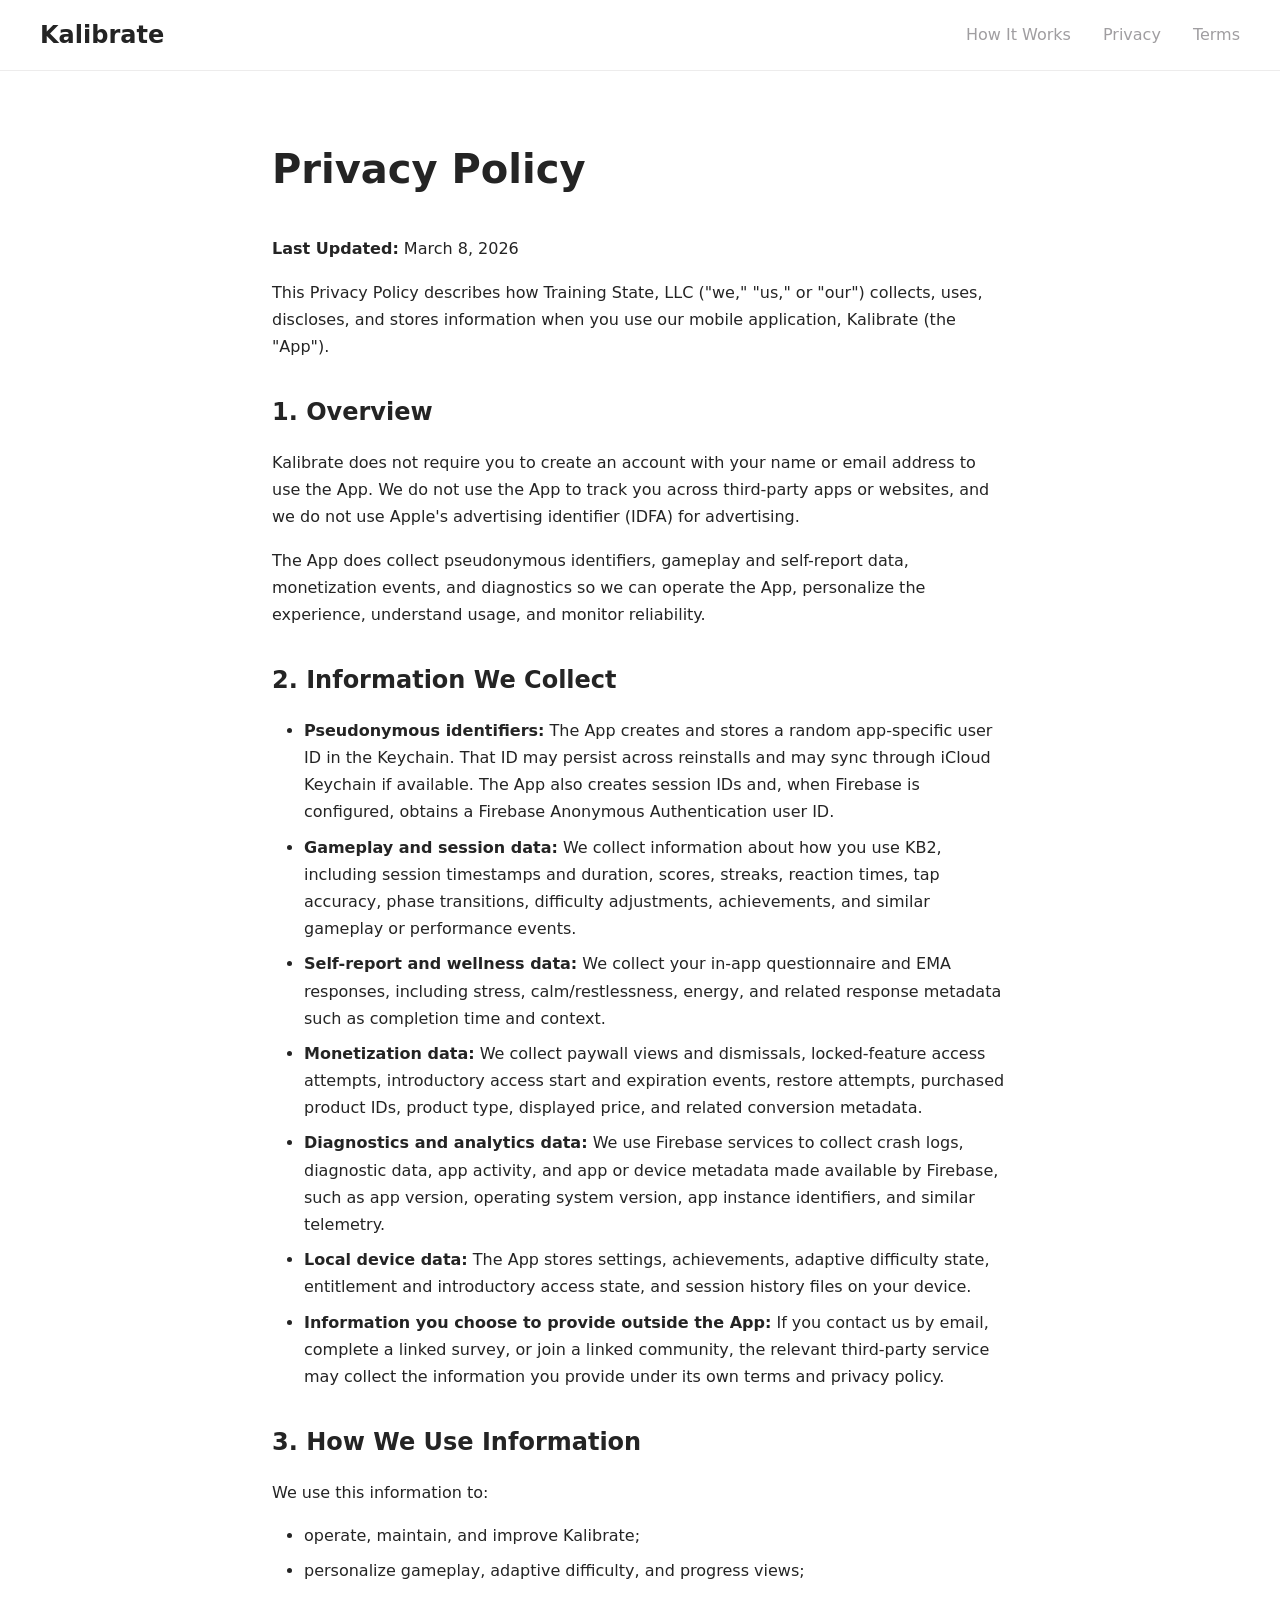
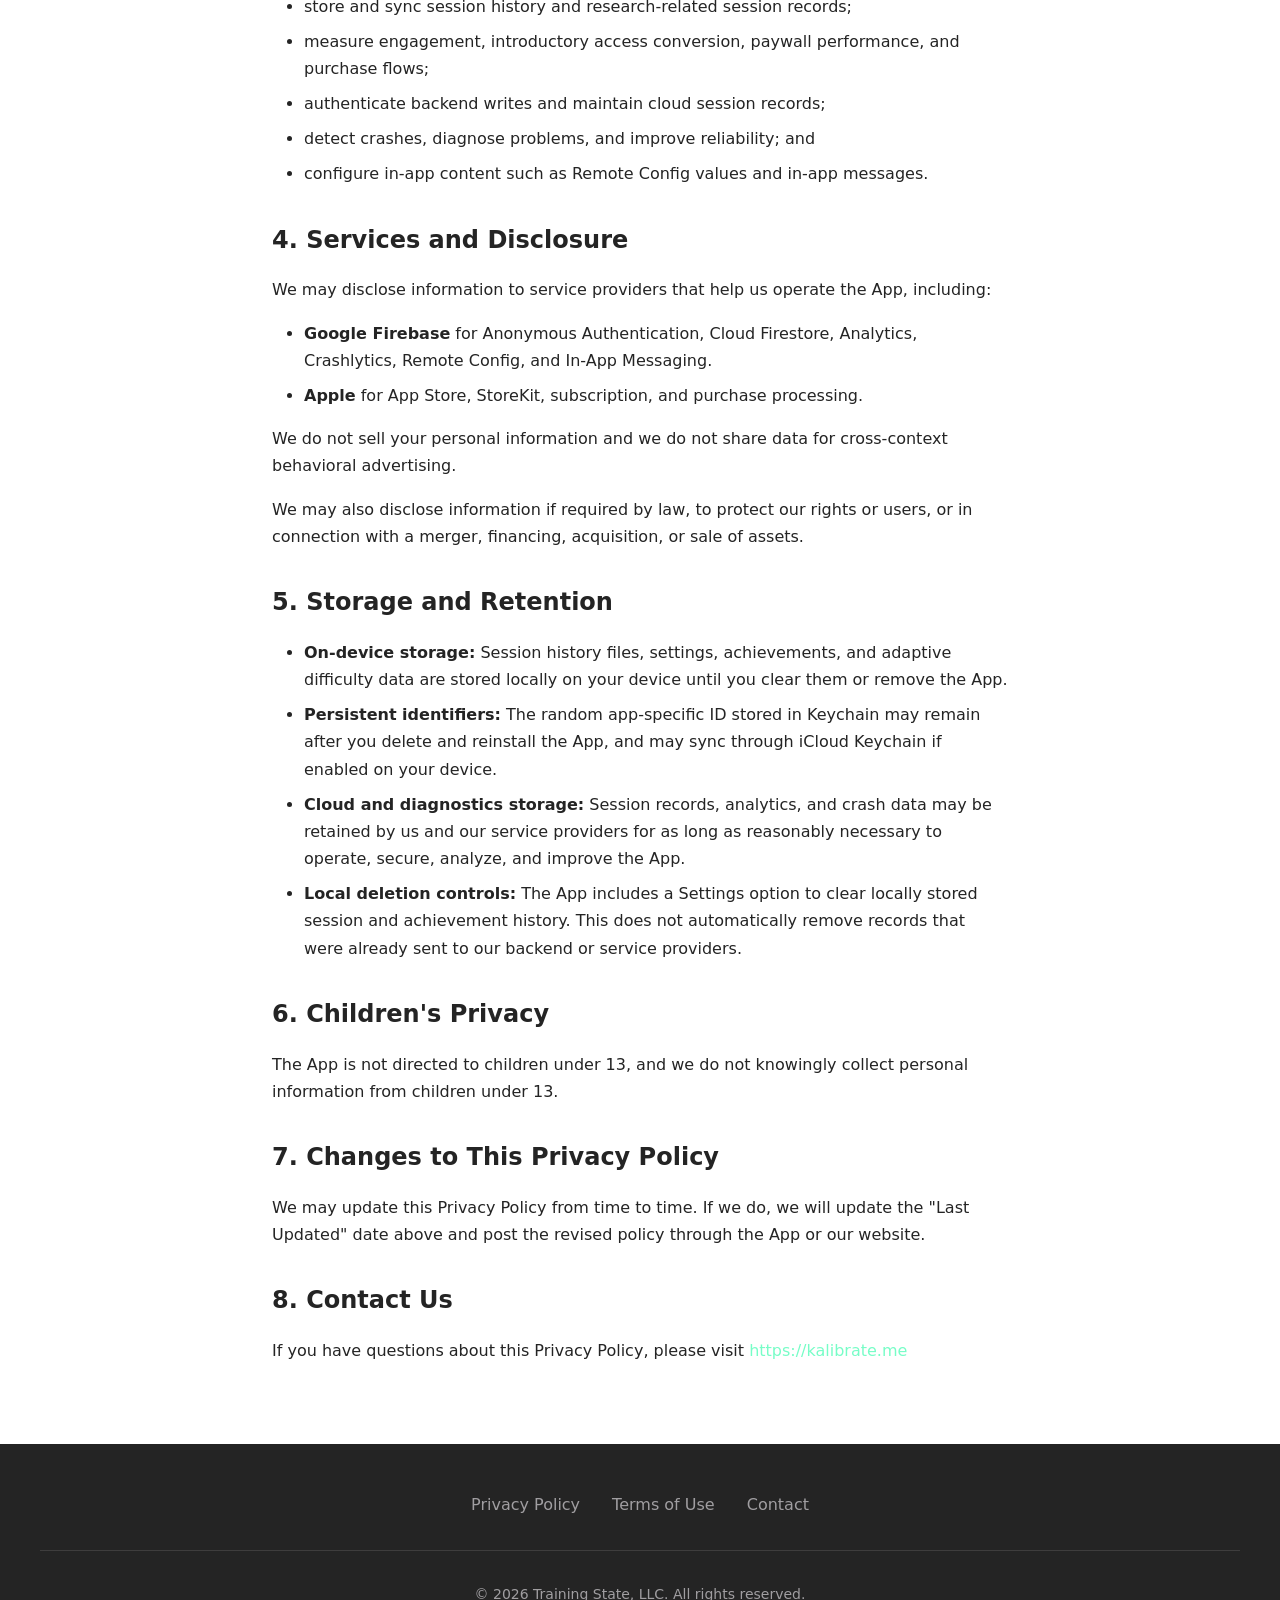
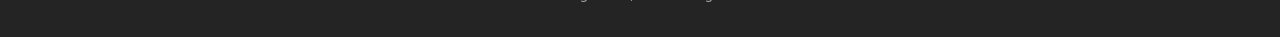
<file: privacy-policy.html>
<!DOCTYPE html>
<html lang="en">
<head>
    <meta charset="UTF-8">
    <meta name="viewport" content="width=device-width, initial-scale=1.0">
    <title>Privacy Policy | Kalibrate</title>
    <meta name="description" content="Privacy Policy for Kalibrate - How we collect, use, and protect your information.">
    <link rel="stylesheet" href="css/style.css">
</head>
<body>
    <header>
        <nav>
            <a href="/" class="logo">Kalibrate</a>
            <ul class="nav-links">
                <li><a href="/#how-it-works">How It Works</a></li>
                <li><a href="privacy-policy.html">Privacy</a></li>
                <li><a href="terms-of-use.html">Terms</a></li>
            </ul>
        </nav>
    </header>

    <main>
        <div class="legal-page">
            <h1>Privacy Policy</h1>
            <p><strong>Last Updated:</strong> March 8, 2026</p>

            <p>This Privacy Policy describes how Training State, LLC ("we," "us," or "our") collects, uses, discloses, and stores information when you use our mobile application, Kalibrate (the "App").</p>

            <h2>1. Overview</h2>
            <p>Kalibrate does not require you to create an account with your name or email address to use the App. We do not use the App to track you across third-party apps or websites, and we do not use Apple's advertising identifier (IDFA) for advertising.</p>
            <p>The App does collect pseudonymous identifiers, gameplay and self-report data, monetization events, and diagnostics so we can operate the App, personalize the experience, understand usage, and monitor reliability.</p>

            <h2>2. Information We Collect</h2>
            <ul>
                <li><strong>Pseudonymous identifiers:</strong> The App creates and stores a random app-specific user ID in the Keychain. That ID may persist across reinstalls and may sync through iCloud Keychain if available. The App also creates session IDs and, when Firebase is configured, obtains a Firebase Anonymous Authentication user ID.</li>
                
                <li><strong>Gameplay and session data:</strong> We collect information about how you use KB2, including session timestamps and duration, scores, streaks, reaction times, tap accuracy, phase transitions, difficulty adjustments, achievements, and similar gameplay or performance events.</li>
                
                <li><strong>Self-report and wellness data:</strong> We collect your in-app questionnaire and EMA responses, including stress, calm/restlessness, energy, and related response metadata such as completion time and context.</li>
                
                <li><strong>Monetization data:</strong> We collect paywall views and dismissals, locked-feature access attempts, introductory access start and expiration events, restore attempts, purchased product IDs, product type, displayed price, and related conversion metadata.</li>
                
                <li><strong>Diagnostics and analytics data:</strong> We use Firebase services to collect crash logs, diagnostic data, app activity, and app or device metadata made available by Firebase, such as app version, operating system version, app instance identifiers, and similar telemetry.</li>
                
                <li><strong>Local device data:</strong> The App stores settings, achievements, adaptive difficulty state, entitlement and introductory access state, and session history files on your device.</li>
                
                <li><strong>Information you choose to provide outside the App:</strong> If you contact us by email, complete a linked survey, or join a linked community, the relevant third-party service may collect the information you provide under its own terms and privacy policy.</li>
            </ul>

            <h2>3. How We Use Information</h2>
            <p>We use this information to:</p>
            <ul>
                <li>operate, maintain, and improve Kalibrate;</li>
                <li>personalize gameplay, adaptive difficulty, and progress views;</li>
                <li>store and sync session history and research-related session records;</li>
                <li>measure engagement, introductory access conversion, paywall performance, and purchase flows;</li>
                <li>authenticate backend writes and maintain cloud session records;</li>
                <li>detect crashes, diagnose problems, and improve reliability; and</li>
                <li>configure in-app content such as Remote Config values and in-app messages.</li>
            </ul>

            <h2>4. Services and Disclosure</h2>
            <p>We may disclose information to service providers that help us operate the App, including:</p>
            <ul>
                <li><strong>Google Firebase</strong> for Anonymous Authentication, Cloud Firestore, Analytics, Crashlytics, Remote Config, and In-App Messaging.</li>
                <li><strong>Apple</strong> for App Store, StoreKit, subscription, and purchase processing.</li>
            </ul>
            <p>We do not sell your personal information and we do not share data for cross-context behavioral advertising.</p>
            <p>We may also disclose information if required by law, to protect our rights or users, or in connection with a merger, financing, acquisition, or sale of assets.</p>

            <h2>5. Storage and Retention</h2>
            <ul>
                <li><strong>On-device storage:</strong> Session history files, settings, achievements, and adaptive difficulty data are stored locally on your device until you clear them or remove the App.</li>
                
                <li><strong>Persistent identifiers:</strong> The random app-specific ID stored in Keychain may remain after you delete and reinstall the App, and may sync through iCloud Keychain if enabled on your device.</li>
                
                <li><strong>Cloud and diagnostics storage:</strong> Session records, analytics, and crash data may be retained by us and our service providers for as long as reasonably necessary to operate, secure, analyze, and improve the App.</li>
                
                <li><strong>Local deletion controls:</strong> The App includes a Settings option to clear locally stored session and achievement history. This does not automatically remove records that were already sent to our backend or service providers.</li>
            </ul>

            <h2>6. Children's Privacy</h2>
            <p>The App is not directed to children under 13, and we do not knowingly collect personal information from children under 13.</p>

            <h2>7. Changes to This Privacy Policy</h2>
            <p>We may update this Privacy Policy from time to time. If we do, we will update the "Last Updated" date above and post the revised policy through the App or our website.</p>

            <h2>8. Contact Us</h2>
            <p>If you have questions about this Privacy Policy, please visit <a href="https://kalibrate.me">https://kalibrate.me</a></p>
        </div>
    </main>

    <footer>
        <div class="footer-content">
            <div class="footer-links">
                <a href="privacy-policy.html">Privacy Policy</a>
                <a href="terms-of-use.html">Terms of Use</a>
                <a href="mailto:hello@kalibrate.me">Contact</a>
            </div>
            <div class="copyright">
                <p>&copy; 2026 Training State, LLC. All rights reserved.</p>
            </div>
        </div>
    </footer>
</body>
</html>
</file>
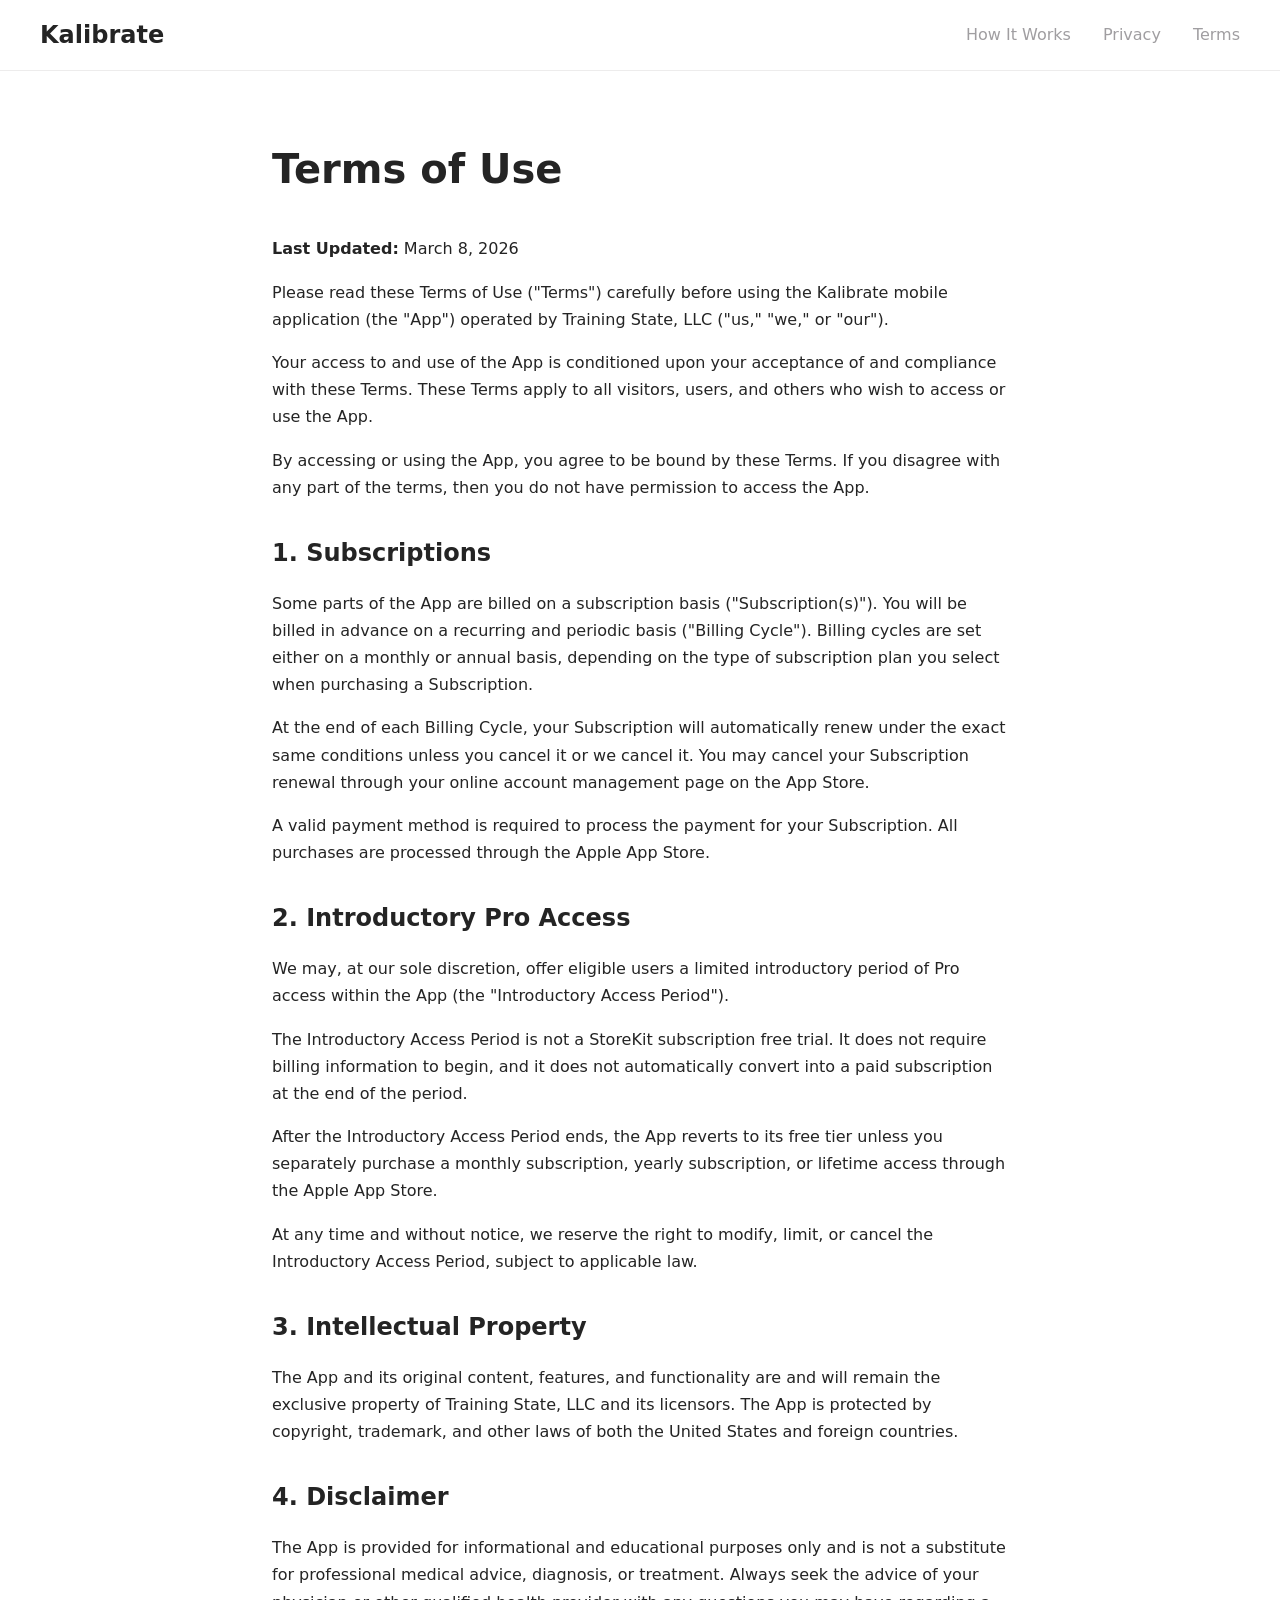
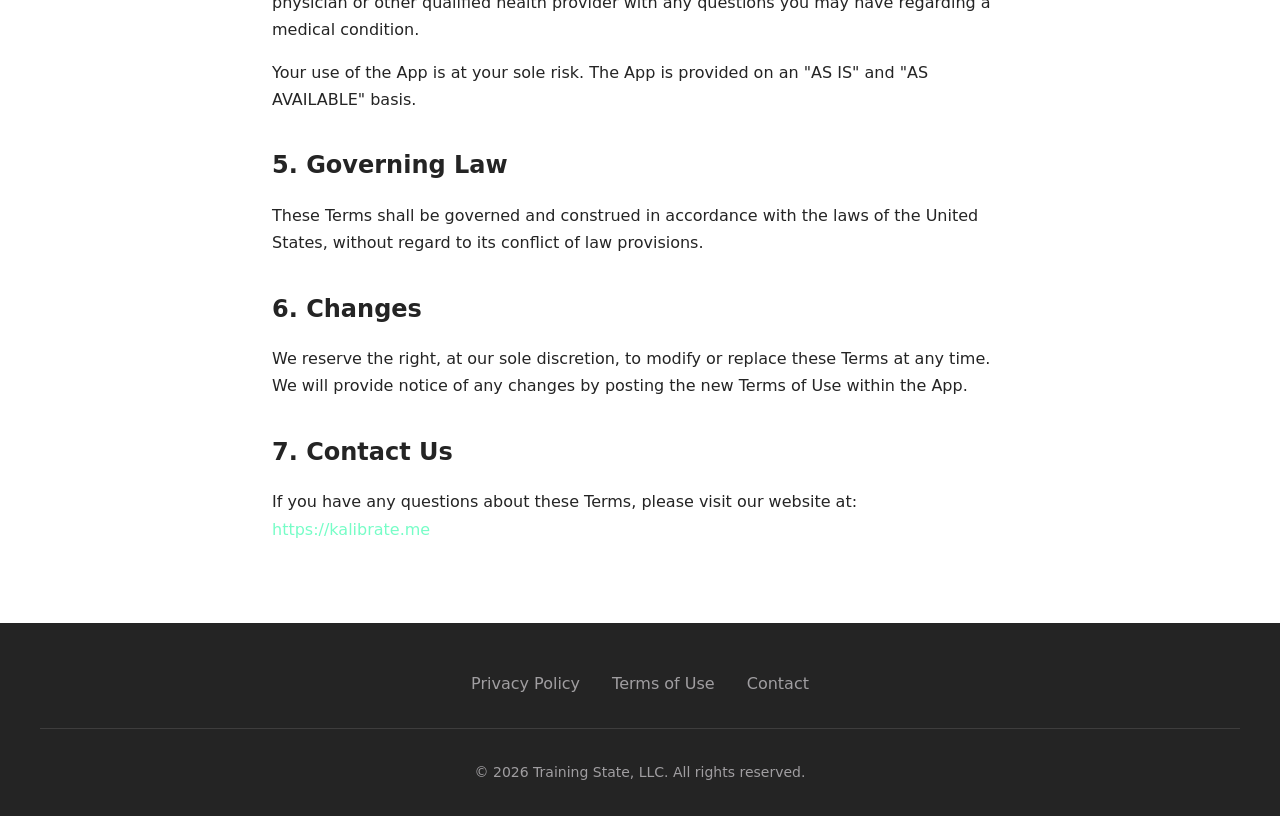
<file: terms-of-use.html>
<!DOCTYPE html>
<html lang="en">
<head>
    <meta charset="UTF-8">
    <meta name="viewport" content="width=device-width, initial-scale=1.0">
    <title>Terms of Use | Kalibrate</title>
    <meta name="description" content="Terms of Use for Kalibrate - Legal terms and conditions for using our app.">
    <link rel="stylesheet" href="css/style.css">
</head>
<body>
    <header>
        <nav>
            <a href="/" class="logo">Kalibrate</a>
            <ul class="nav-links">
                <li><a href="/#how-it-works">How It Works</a></li>
                <li><a href="privacy-policy.html">Privacy</a></li>
                <li><a href="terms-of-use.html">Terms</a></li>
            </ul>
        </nav>
    </header>

    <main>
        <div class="legal-page">
            <h1>Terms of Use</h1>
            <p><strong>Last Updated:</strong> March 8, 2026</p>

            <p>Please read these Terms of Use ("Terms") carefully before using the Kalibrate mobile application (the "App") operated by Training State, LLC ("us," "we," or "our").</p>

            <p>Your access to and use of the App is conditioned upon your acceptance of and compliance with these Terms. These Terms apply to all visitors, users, and others who wish to access or use the App.</p>

            <p>By accessing or using the App, you agree to be bound by these Terms. If you disagree with any part of the terms, then you do not have permission to access the App.</p>

            <h2>1. Subscriptions</h2>
            <p>Some parts of the App are billed on a subscription basis ("Subscription(s)"). You will be billed in advance on a recurring and periodic basis ("Billing Cycle"). Billing cycles are set either on a monthly or annual basis, depending on the type of subscription plan you select when purchasing a Subscription.</p>
            
            <p>At the end of each Billing Cycle, your Subscription will automatically renew under the exact same conditions unless you cancel it or we cancel it. You may cancel your Subscription renewal through your online account management page on the App Store.</p>
            
            <p>A valid payment method is required to process the payment for your Subscription. All purchases are processed through the Apple App Store.</p>

            <h2>2. Introductory Pro Access</h2>
            <p>We may, at our sole discretion, offer eligible users a limited introductory period of Pro access within the App (the "Introductory Access Period").</p>
            
            <p>The Introductory Access Period is not a StoreKit subscription free trial. It does not require billing information to begin, and it does not automatically convert into a paid subscription at the end of the period.</p>
            
            <p>After the Introductory Access Period ends, the App reverts to its free tier unless you separately purchase a monthly subscription, yearly subscription, or lifetime access through the Apple App Store.</p>
            
            <p>At any time and without notice, we reserve the right to modify, limit, or cancel the Introductory Access Period, subject to applicable law.</p>

            <h2>3. Intellectual Property</h2>
            <p>The App and its original content, features, and functionality are and will remain the exclusive property of Training State, LLC and its licensors. The App is protected by copyright, trademark, and other laws of both the United States and foreign countries.</p>

            <h2>4. Disclaimer</h2>
            <p>The App is provided for informational and educational purposes only and is not a substitute for professional medical advice, diagnosis, or treatment. Always seek the advice of your physician or other qualified health provider with any questions you may have regarding a medical condition.</p>
            
            <p>Your use of the App is at your sole risk. The App is provided on an "AS IS" and "AS AVAILABLE" basis.</p>

            <h2>5. Governing Law</h2>
            <p>These Terms shall be governed and construed in accordance with the laws of the United States, without regard to its conflict of law provisions.</p>

            <h2>6. Changes</h2>
            <p>We reserve the right, at our sole discretion, to modify or replace these Terms at any time. We will provide notice of any changes by posting the new Terms of Use within the App.</p>

            <h2>7. Contact Us</h2>
            <p>If you have any questions about these Terms, please visit our website at: <a href="https://kalibrate.me">https://kalibrate.me</a></p>
        </div>
    </main>

    <footer>
        <div class="footer-content">
            <div class="footer-links">
                <a href="privacy-policy.html">Privacy Policy</a>
                <a href="terms-of-use.html">Terms of Use</a>
                <a href="mailto:hello@kalibrate.me">Contact</a>
            </div>
            <div class="copyright">
                <p>&copy; 2026 Training State, LLC. All rights reserved.</p>
            </div>
        </div>
    </footer>
</body>
</html>
</file>
<file: css/style.css>
/* Kalibrate Website - Brand Colors */
:root {
  --mint: #77FDC7;
  --gray: #A09EA1;
  --dark: #242424;
  --white: #ffffff;
  --off-white: #fafafa;
}

* {
  margin: 0;
  padding: 0;
  box-sizing: border-box;
}

body {
  font-family: -apple-system, BlinkMacSystemFont, 'Segoe UI', Roboto, system-ui, sans-serif;
  line-height: 1.6;
  color: var(--dark);
  background: var(--white);
}

/* Header */
header {
  background: var(--white);
  padding: 1rem 2rem;
  position: sticky;
  top: 0;
  z-index: 100;
  border-bottom: 1px solid rgba(164, 158, 161, 0.2);
}

nav {
  max-width: 1200px;
  margin: 0 auto;
  display: flex;
  justify-content: space-between;
  align-items: center;
}

.logo {
  font-size: 1.5rem;
  font-weight: 700;
  color: var(--dark);
  text-decoration: none;
}

.nav-links {
  display: flex;
  gap: 2rem;
  list-style: none;
}

.nav-links a {
  text-decoration: none;
  color: var(--gray);
  font-weight: 500;
  transition: color 0.3s ease;
}

.nav-links a:hover {
  color: var(--dark);
}

/* Hero Section */
.hero {
  background: linear-gradient(135deg, var(--white) 0%, var(--off-white) 100%);
  padding: 4rem 2rem;
  text-align: center;
}

.hero-content {
  max-width: 1000px;
  margin: 0 auto;
}

.hero h1 {
  font-size: 3.5rem;
  font-weight: 800;
  color: var(--dark);
  margin-bottom: 1rem;
  line-height: 1.1;
}

.hero .subtitle {
  font-size: 1.25rem;
  color: var(--gray);
  margin-bottom: 2rem;
  max-width: 600px;
  margin-left: auto;
  margin-right: auto;
}

.cta-buttons {
  display: flex;
  gap: 1rem;
  justify-content: center;
  margin-bottom: 3rem;
}

.btn {
  padding: 0.875rem 2rem;
  border: none;
  border-radius: 12px;
  font-weight: 600;
  text-decoration: none;
  display: inline-block;
  transition: all 0.3s ease;
  font-size: 1rem;
}

.btn-primary {
  background: var(--mint);
  color: var(--dark);
}

.btn-primary:hover {
  background: #65e8b5;
  transform: translateY(-1px);
}

.btn-secondary {
  background: transparent;
  color: var(--dark);
  border: 2px solid var(--gray);
}

.btn-secondary:hover {
  border-color: var(--dark);
  background: var(--dark);
  color: var(--white);
}

.hero-image {
  max-width: 300px;
  height: auto;
  border-radius: 24px;
  box-shadow: 0 20px 40px rgba(36, 36, 36, 0.1);
}

/* Hero Video */
.hero-video-container {
  position: relative;
  display: inline-block;
  max-width: 300px;
  margin: 0 auto;
}

.hero-video {
  width: 100%;
  max-width: 300px;
  height: auto;
  border-radius: 24px;
  box-shadow: 0 20px 40px rgba(36, 36, 36, 0.1);
}

.video-sound-btn {
  position: absolute;
  bottom: 16px;
  right: 16px;
  width: 40px;
  height: 40px;
  border-radius: 50%;
  border: none;
  background: rgba(36, 36, 36, 0.7);
  color: var(--white);
  font-size: 1.1rem;
  cursor: pointer;
  display: flex;
  align-items: center;
  justify-content: center;
  transition: background 0.3s ease;
  backdrop-filter: blur(4px);
  -webkit-backdrop-filter: blur(4px);
}

.video-sound-btn:hover {
  background: rgba(36, 36, 36, 0.9);
}

/* How It Works Section */
.how-it-works {
  padding: 5rem 2rem;
  background: var(--off-white);
}

.section-content {
  max-width: 1200px;
  margin: 0 auto;
}

.section-title {
  font-size: 2.5rem;
  font-weight: 700;
  text-align: center;
  margin-bottom: 3rem;
  color: var(--dark);
}

.features-grid {
  display: grid;
  grid-template-columns: repeat(auto-fit, minmax(300px, 1fr));
  gap: 3rem;
  margin-top: 3rem;
}

.feature {
  text-align: center;
  padding: 2rem;
}

.feature-image {
  max-width: 200px;
  height: auto;
  border-radius: 16px;
  margin-bottom: 1.5rem;
  box-shadow: 0 8px 24px rgba(36, 36, 36, 0.1);
}

.feature h3 {
  font-size: 1.25rem;
  font-weight: 600;
  margin-bottom: 1rem;
  color: var(--dark);
}

.feature p {
  color: var(--gray);
  line-height: 1.6;
}

/* Beta Section */
.beta {
  padding: 4rem 2rem;
  background: var(--dark);
  color: var(--white);
  text-align: center;
}

.beta h2 {
  font-size: 2rem;
  font-weight: 700;
  margin-bottom: 1rem;
}

.beta p {
  font-size: 1.125rem;
  color: var(--gray);
  margin-bottom: 2rem;
}

/* Footer */
footer {
  background: var(--dark);
  color: var(--gray);
  padding: 3rem 2rem 2rem;
  text-align: center;
}

.footer-content {
  max-width: 1200px;
  margin: 0 auto;
}

.footer-links {
  display: flex;
  justify-content: center;
  gap: 2rem;
  margin-bottom: 2rem;
  flex-wrap: wrap;
}

.footer-links a {
  color: var(--gray);
  text-decoration: none;
  transition: color 0.3s ease;
}

.footer-links a:hover {
  color: var(--mint);
}

.copyright {
  border-top: 1px solid rgba(164, 158, 161, 0.2);
  padding-top: 2rem;
  font-size: 0.875rem;
}

/* Section lede */
.section-lede {
  text-align: center;
  font-size: 1.125rem;
  color: var(--gray);
  max-width: 760px;
  margin: 0 auto 3rem;
  line-height: 1.6;
}

/* Three-phase trajectory */
.phases {
  display: grid;
  grid-template-columns: repeat(3, 1fr);
  gap: 2.5rem;
  margin-top: 2rem;
  position: relative;
}

.phase {
  background: var(--white);
  border: 1px solid rgba(164, 158, 161, 0.25);
  border-radius: 20px;
  padding: 2rem 1.75rem;
  text-align: left;
  display: flex;
  flex-direction: column;
  gap: 0.75rem;
  position: relative;
}

.phase-image {
  width: 100%;
  max-width: 220px;
  height: auto;
  border-radius: 14px;
  margin: 0 auto 1rem;
  display: block;
  box-shadow: 0 8px 24px rgba(36, 36, 36, 0.08);
}

.phase-label {
  font-size: 0.75rem;
  letter-spacing: 0.12em;
  text-transform: uppercase;
  color: var(--mint);
  font-weight: 700;
  background: var(--dark);
  display: inline-block;
  padding: 0.25rem 0.6rem;
  border-radius: 6px;
  align-self: flex-start;
}

.phase h3 {
  font-size: 1.5rem;
  font-weight: 700;
  color: var(--dark);
  margin: 0;
}

.phase-params {
  font-size: 0.875rem;
  color: var(--dark);
  font-weight: 600;
  border-left: 3px solid var(--mint);
  padding-left: 0.75rem;
  margin: 0;
}

.phase p {
  color: var(--gray);
  line-height: 1.65;
  margin: 0;
}

.phase em {
  color: var(--dark);
  font-style: italic;
}

/* Design section */
.design {
  padding: 5rem 2rem;
  background: var(--white);
}

.design-grid {
  grid-template-columns: repeat(3, 1fr);
  gap: 2.5rem;
  margin-top: 1rem;
}

.profiles-note {
  margin-top: 3.5rem;
  max-width: 760px;
  margin-left: auto;
  margin-right: auto;
  text-align: center;
  padding: 2rem;
  border: 1px dashed rgba(164, 158, 161, 0.4);
  border-radius: 16px;
}

.profiles-note h3 {
  font-size: 1.125rem;
  font-weight: 700;
  color: var(--dark);
  margin-bottom: 0.75rem;
  letter-spacing: 0.02em;
}

.profiles-note p {
  color: var(--gray);
  line-height: 1.6;
  margin: 0;
}

/* Centered CTAs (used in beta section) */
.cta-centered {
  justify-content: center;
  margin-bottom: 0;
  margin-top: 1.5rem;
}

/* Secondary button on dark backgrounds */
.beta .btn-secondary {
  background: transparent;
  color: var(--white);
  border: 2px solid var(--gray);
}

.beta .btn-secondary:hover {
  border-color: var(--mint);
  background: var(--mint);
  color: var(--dark);
}

/* Responsive Design */
@media (max-width: 900px) {
  .phases {
    grid-template-columns: 1fr;
    gap: 1.5rem;
  }

  .design-grid {
    grid-template-columns: 1fr;
  }
}

@media (max-width: 768px) {
  .nav-links {
    display: none;
  }
  
  .hero h1 {
    font-size: 2.25rem;
    line-height: 1.15;
  }
  
  .hero .subtitle {
    font-size: 1.125rem;
  }
  
  .cta-buttons {
    flex-direction: column;
    align-items: center;
  }
  
  .features-grid {
    grid-template-columns: 1fr;
    gap: 2rem;
  }

  .phase {
    padding: 1.75rem 1.5rem;
  }

  .phase h3 {
    font-size: 1.35rem;
  }
  
  .footer-links {
    flex-direction: column;
    gap: 1rem;
  }
}

/* Legal Pages Styling */
.legal-page {
  max-width: 800px;
  margin: 0 auto;
  padding: 4rem 2rem;
  line-height: 1.7;
}

.legal-page h1 {
  font-size: 2.5rem;
  font-weight: 700;
  margin-bottom: 2rem;
  color: var(--dark);
}

.legal-page h2 {
  font-size: 1.5rem;
  font-weight: 600;
  margin: 2rem 0 1rem;
  color: var(--dark);
}

.legal-page p {
  margin-bottom: 1rem;
  color: var(--dark);
}

.legal-page ul {
  margin: 1rem 0 1rem 2rem;
}

.legal-page li {
  margin-bottom: 0.5rem;
  color: var(--dark);
}

.legal-page strong {
  color: var(--dark);
}

.legal-page a {
  color: var(--mint);
  text-decoration: none;
}

.legal-page a:hover {
  text-decoration: underline;
}
</file>
